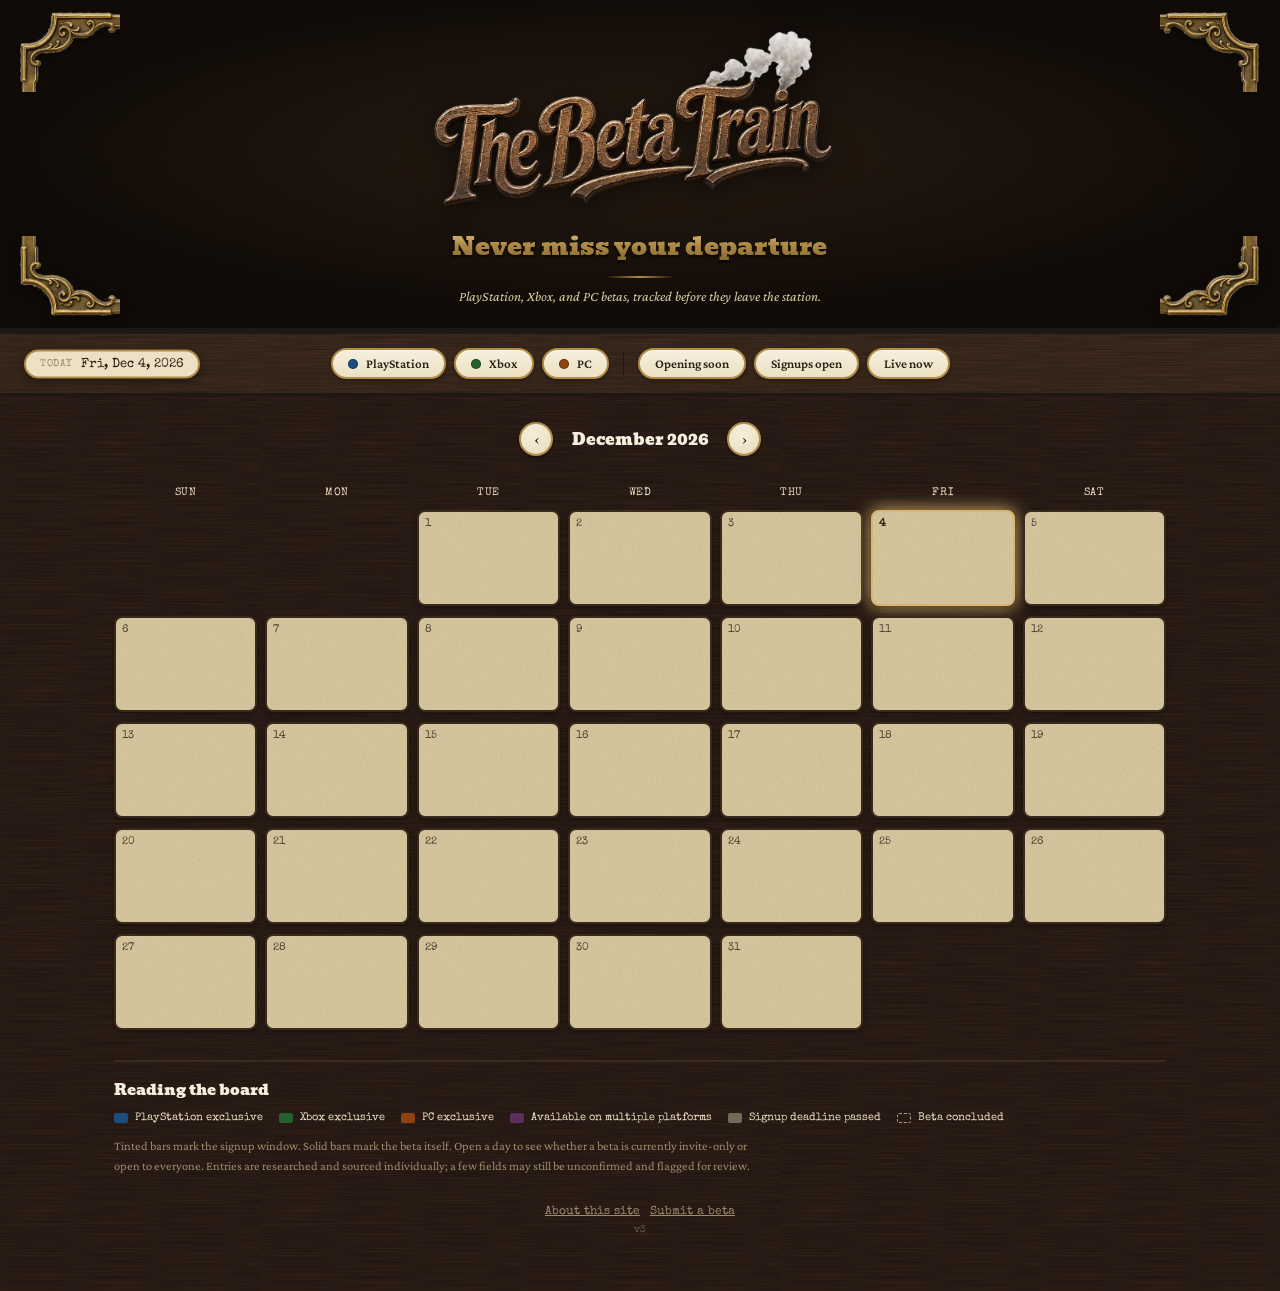
<file: index.html>
<!DOCTYPE html>
<html lang="en">
<head>
<meta charset="UTF-8">
<meta name="viewport" content="width=device-width, initial-scale=1.0">
<title>The Beta Train</title>
<meta name="description" content="A calendar of upcoming and active video game betas across PlayStation, Xbox, and PC.">
<link rel="icon" type="image/png" href="assets/favicon-32.png">
<link rel="apple-touch-icon" href="assets/favicon-180.png">
<meta property="og:type" content="website">
<meta property="og:title" content="The Beta Train">
<meta property="og:description" content="A calendar of upcoming and active video game betas across PlayStation, Xbox, and PC.">
<meta property="og:image" content="assets/og-image.png">
<meta name="twitter:card" content="summary_large_image">
<meta name="twitter:title" content="The Beta Train">
<meta name="twitter:description" content="A calendar of upcoming and active video game betas across PlayStation, Xbox, and PC.">
<meta name="twitter:image" content="assets/og-image.png">
<link rel="preconnect" href="https://fonts.googleapis.com">
<link rel="preconnect" href="https://fonts.gstatic.com" crossorigin>
<link href="https://fonts.googleapis.com/css2?family=Bevan&family=Crimson+Pro:ital,wght@0,400;0,600;0,700;1,400&family=Special+Elite&display=swap" rel="stylesheet">
<link rel="stylesheet" href="css/styles.css">
</head>
<body>

<header class="board">
  <div class="board__frame">
    <img class="board__corner board__corner--tl" src="assets/corner-tl.png" alt="" aria-hidden="true">
    <img class="board__corner board__corner--tr" src="assets/corner-tr.png" alt="" aria-hidden="true">
    <img class="board__corner board__corner--bl" src="assets/corner-bl.png" alt="" aria-hidden="true">
    <img class="board__corner board__corner--br" src="assets/corner-br.png" alt="" aria-hidden="true">

    <div class="board__content">
      <h1 class="board__title">
        <img class="board__logo" src="assets/logo.png" alt="The Beta Train">
      </h1>
      <span class="board__hook">Never miss your departure</span>
      <span class="board__divider" aria-hidden="true"></span>
      <span class="board__explainer">PlayStation, Xbox, and PC betas, tracked before they leave the station.</span>
    </div>
  </div>
</header>

<nav class="controls" aria-label="Calendar controls">
  <div class="board__clock" id="board-clock" aria-live="off">
    <span class="board__clock-label">Today</span>
    <span class="board__clock-value" id="board-clock-value">&mdash;</span>
  </div>

  <div class="controls__filter-groups">
    <div class="controls__filters" role="group" aria-label="Filter by platform">
      <button type="button" class="filter-btn filter-btn--playstation" data-filter-group="platform" data-platform="playstation">
        <span class="filter-btn__flag filter-btn__flag--playstation"></span>PlayStation
      </button>
      <button type="button" class="filter-btn filter-btn--xbox" data-filter-group="platform" data-platform="xbox">
        <span class="filter-btn__flag filter-btn__flag--xbox"></span>Xbox
      </button>
      <button type="button" class="filter-btn filter-btn--pc" data-filter-group="platform" data-platform="pc">
        <span class="filter-btn__flag filter-btn__flag--pc"></span>PC
      </button>
    </div>

    <div class="controls__divider" aria-hidden="true"></div>

    <div class="controls__filters" role="group" aria-label="Filter by event type">
      <button type="button" class="filter-btn filter-btn--event" data-filter-group="event" data-event="upcoming">Opening soon</button>
      <button type="button" class="filter-btn filter-btn--event" data-filter-group="event" data-event="signup-open">Signups open</button>
      <button type="button" class="filter-btn filter-btn--event" data-filter-group="event" data-event="beta-live">Live now</button>
    </div>
  </div>
</nav>

<main>
  <div class="month-nav">
    <button type="button" class="icon-btn" id="prev-month" aria-label="Previous month">&#8249;</button>
    <h2 class="controls__month-label" id="month-label">&nbsp;</h2>
    <button type="button" class="icon-btn" id="next-month" aria-label="Next month">&#8250;</button>
  </div>

  <section class="calendar" aria-label="Beta calendar">
    <div class="calendar__weekdays" id="weekdays"></div>
    <div class="calendar__grid" id="calendar-grid"></div>
  </section>

  <section class="legend" aria-label="Legend">
    <h2 class="legend__title">Reading the board</h2>
    <ul class="legend__list">
      <li><span class="legend__swatch legend__swatch--playstation"></span>PlayStation exclusive</li>
      <li><span class="legend__swatch legend__swatch--xbox"></span>Xbox exclusive</li>
      <li><span class="legend__swatch legend__swatch--pc"></span>PC exclusive</li>
      <li><span class="legend__swatch legend__swatch--cross"></span>Available on multiple platforms</li>
      <li><span class="legend__swatch legend__swatch--grey"></span>Signup deadline passed</li>
      <li><span class="legend__swatch legend__swatch--concluded"></span>Beta concluded</li>
    </ul>
    <p class="legend__note">Tinted bars mark the signup window. Solid bars mark the beta itself. Open a day to see whether a beta is currently invite-only or open to everyone. Entries are researched and sourced individually; a few fields may still be unconfirmed and flagged for review.</p>
  </section>

  <p style="text-align:center; margin-top:24px;"><a href="about.html" style="color:var(--ink-faint); font-family:var(--font-mono); font-size:12px;">About this site</a> &middot; <a href="submit.html" style="color:var(--ink-faint); font-family:var(--font-mono); font-size:12px;">Submit a beta</a><br><span style="font-family:var(--font-mono); font-size:10px; color:var(--ink-faint); opacity:0.6;">v3</span></p>
</main>

<div class="overlay" id="overlay" hidden></div>
<aside class="panel" id="panel" role="dialog" aria-modal="true" aria-labelledby="panel-title" hidden>
  <div class="panel__header">
    <h2 class="panel__title" id="panel-title">&nbsp;</h2>
    <button type="button" class="icon-btn" id="panel-close" aria-label="Close">&#10005;</button>
  </div>
  <div class="panel__body" id="panel-body"></div>
</aside>

<script src="shared/data.js"></script>
<script src="shared/logic.js"></script>
<script src="js/app.js"></script>
</body>
</html>
</file>
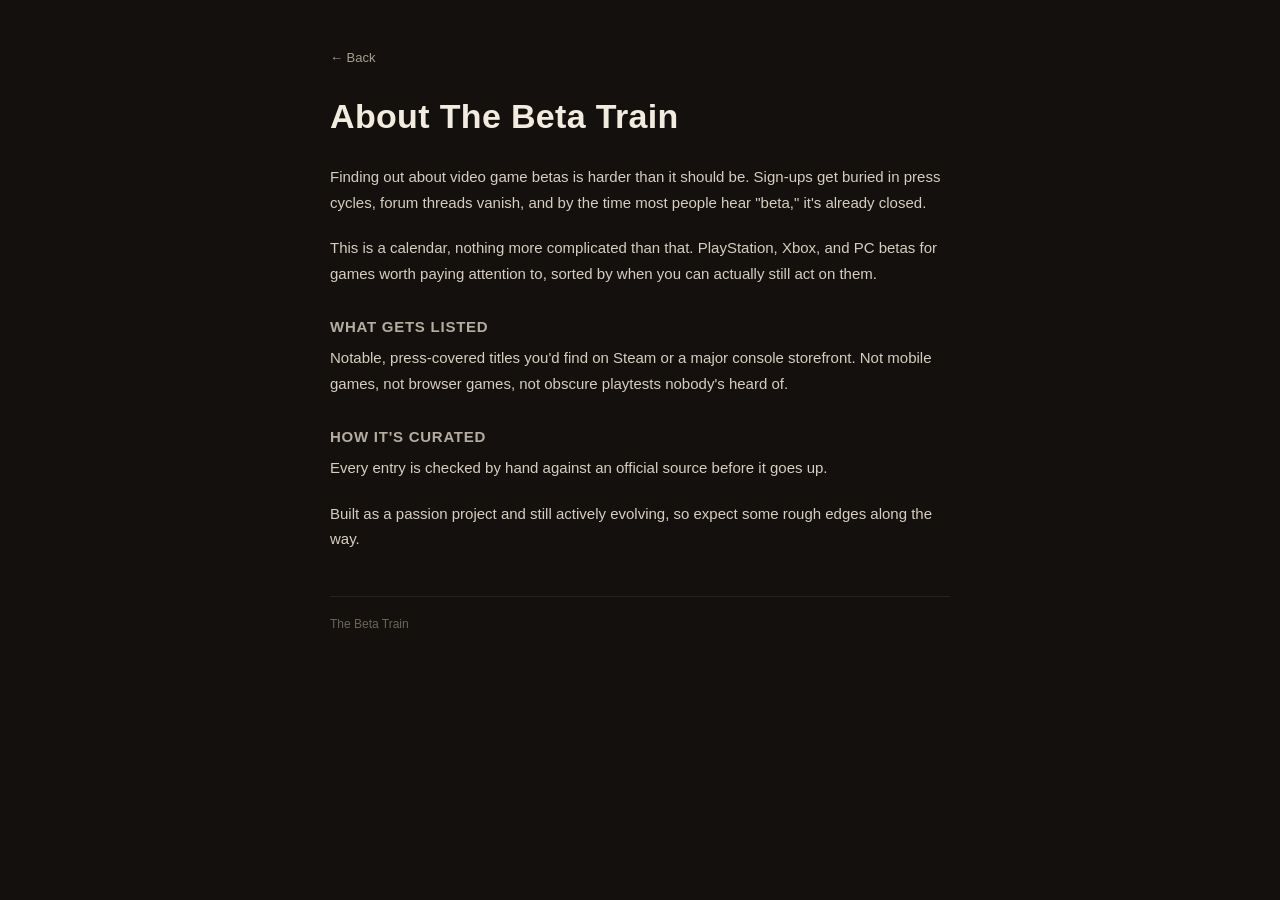
<file: about.html>
<!DOCTYPE html>
<html lang="en">
<head>
<meta charset="UTF-8">
<meta name="viewport" content="width=device-width, initial-scale=1.0">
<title>About | The Beta Train</title>
<link rel="icon" type="image/png" href="assets/favicon-32.png">
<meta name="description" content="What The Beta Train is, what gets listed, and how it's curated.">
<style>
  * { box-sizing: border-box; }
  html, body {
    margin: 0; padding: 0; min-height: 100%;
    background: #14100d;
    color: #f2ece0;
    font-family: -apple-system, BlinkMacSystemFont, "Segoe UI", sans-serif;
  }
  body { padding: 48px 20px 60px; }
  main { max-width: 620px; margin: 0 auto; }
  a.back {
    display: inline-block; margin-bottom: 32px;
    color: #a89e8f; text-decoration: none; font-size: 13px;
  }
  a.back:hover { color: #f2ece0; }
  h1 {
    font-size: clamp(26px, 4vw, 34px);
    margin: 0 0 28px;
    letter-spacing: 0.01em;
  }
  p {
    font-size: 15px; line-height: 1.7; color: #d6cec0;
    margin: 0 0 20px;
  }
  h2 {
    font-size: 15px; text-transform: uppercase; letter-spacing: 0.05em;
    color: #b5ada0; margin: 32px 0 10px;
  }
  footer {
    margin-top: 44px; padding-top: 20px;
    border-top: 1px solid rgba(255,255,255,0.08);
    font-size: 12px; color: #6b6459;
  }
</style>
</head>
<body>
<main>
  <a class="back" href="index.html">&larr; Back</a>

  <h1>About The Beta Train</h1>

  <p>Finding out about video game betas is harder than it should be. Sign-ups get buried in press cycles, forum threads vanish, and by the time most people hear "beta," it's already closed.</p>

  <p>This is a calendar, nothing more complicated than that. PlayStation, Xbox, and PC betas for games worth paying attention to, sorted by when you can actually still act on them.</p>

  <h2>What gets listed</h2>
  <p>Notable, press-covered titles you'd find on Steam or a major console storefront. Not mobile games, not browser games, not obscure playtests nobody's heard of.</p>

  <h2>How it's curated</h2>
  <p>Every entry is checked by hand against an official source before it goes up.</p>

  <p>Built as a passion project and still actively evolving, so expect some rough edges along the way.</p>

  <footer>The Beta Train</footer>
</main>
</body>
</html>
</file>
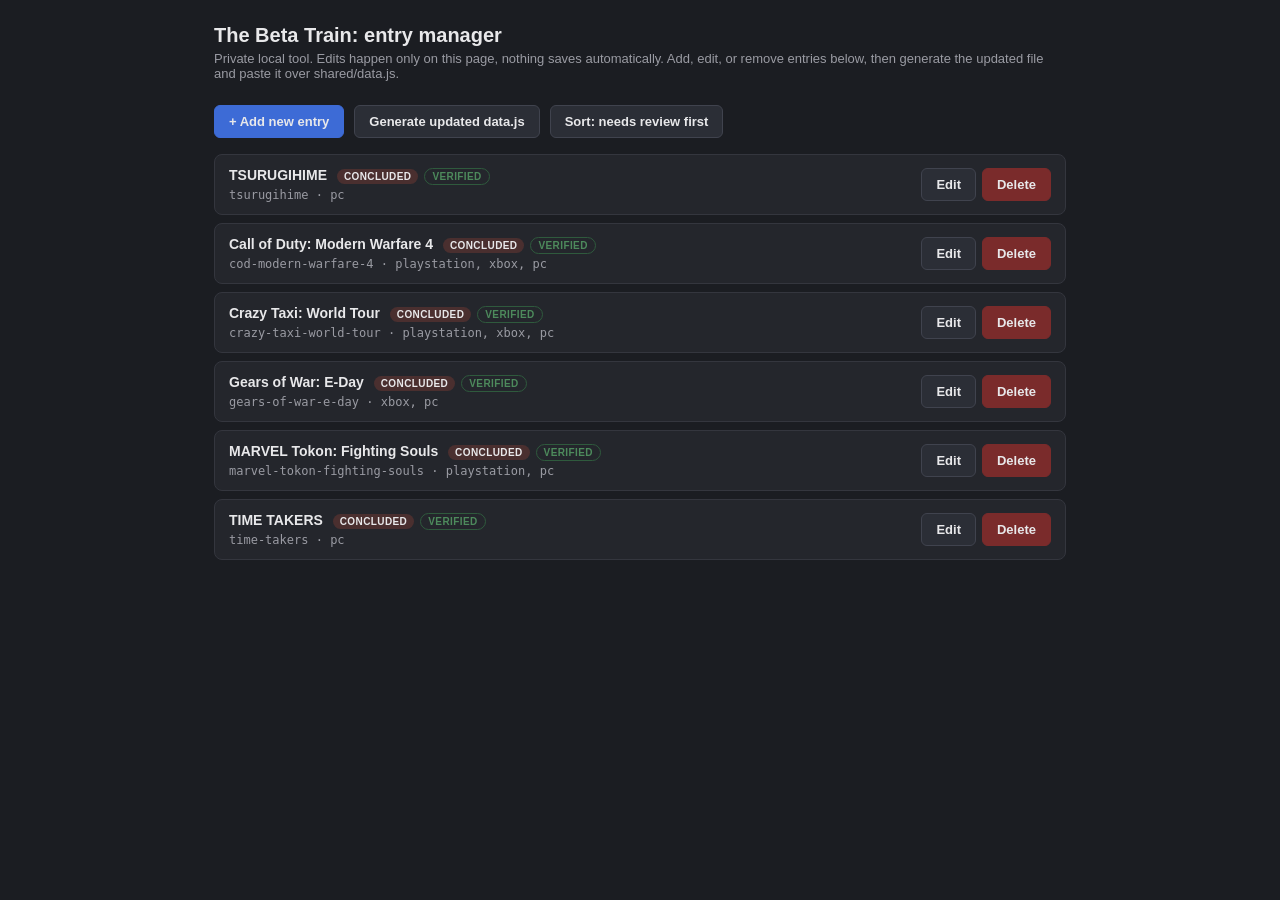
<file: admin.html>
<!DOCTYPE html>
<html lang="en">
<head>
<meta charset="UTF-8">
<meta name="viewport" content="width=device-width, initial-scale=1.0">
<title>The Beta Train | entry manager (private)</title>
<link rel="icon" type="image/png" href="assets/favicon-32.png">
<style>
  * { box-sizing: border-box; }
  body {
    margin: 0; padding: 24px; background: #1b1d22; color: #e8e8ea;
    font-family: -apple-system, BlinkMacSystemFont, "Segoe UI", sans-serif;
    max-width: 900px; margin: 0 auto;
  }
  h1 { font-size: 20px; margin: 0 0 4px; }
  .note { color: #9a9ba3; font-size: 13px; margin: 0 0 24px; }
  .toolbar { display: flex; gap: 10px; margin-bottom: 16px; flex-wrap: wrap; }
  button {
    font-family: inherit; font-size: 13px; font-weight: 600; cursor: pointer;
    background: #2b2e36; color: #e8e8ea; border: 1px solid #40434e;
    border-radius: 6px; padding: 8px 14px;
  }
  button:hover { background: #383c46; }
  button.primary { background: #3d6bd6; border-color: #3d6bd6; }
  button.primary:hover { background: #4a78e0; }
  button.danger { background: #7a2b2b; border-color: #7a2b2b; }
  button.danger:hover { background: #8f3232; }

  .entry-row {
    display: flex; justify-content: space-between; align-items: center;
    background: #24262c; border: 1px solid #34363e; border-radius: 8px;
    padding: 12px 14px; margin-bottom: 8px;
  }
  .entry-row__info { display: flex; flex-direction: column; gap: 3px; }
  .entry-row__title { font-weight: 600; font-size: 14px; }
  .entry-row__meta { font-size: 12px; color: #9a9ba3; font-family: monospace; }
  .status-badge {
    display: inline-block; font-size: 10px; text-transform: uppercase; letter-spacing: 0.04em;
    padding: 2px 7px; border-radius: 999px; margin-left: 6px;
  }
  .status-upcoming { background: #3a3c44; }
  .status-signup-open { background: #2f5a3d; }
  .status-missed-deadline { background: #5a4a2f; }
  .status-closed-beta { background: #3d5a7a; }
  .status-open-beta { background: #2f7a5a; }
  .status-concluded { background: #4a2f2f; }

  .review-badge {
    display: inline-block; font-size: 10px; text-transform: uppercase; letter-spacing: 0.04em;
    padding: 2px 7px; border-radius: 999px; margin-left: 6px;
    background: #6e3a1f; color: #ffd9b0; border: 1px solid #a85a2c;
  }
  .review-badge--clean { background: transparent; color: #4d8a5c; border: 1px solid #2f5a3d; }
  .entry-row--needs-review { border-color: #a85a2c; }

  .review-fields {
    margin-top: 6px; display: flex; flex-wrap: wrap; gap: 6px;
  }
  .review-chip {
    font-family: monospace; font-size: 10.5px; color: #ffd9b0;
    background: rgba(168, 90, 44, 0.18); border: 1px solid rgba(168, 90, 44, 0.4);
    border-radius: 4px; padding: 1px 6px;
  }

  .review-check-group {
    display: flex; flex-wrap: wrap; gap: 8px; margin-top: 8px;
    padding: 10px; background: #17181c; border-radius: 6px; border: 1px solid #40434e;
  }
  .review-check-group label {
    display: flex; align-items: center; gap: 5px; font-size: 11.5px; font-weight: 400;
    color: #c4c5cb; font-family: monospace;
  }

  .entry-row__actions { display: flex; gap: 6px; }

  dialog {
    background: #24262c; color: #e8e8ea; border: 1px solid #40434e; border-radius: 10px;
    padding: 20px; width: min(560px, 92vw); max-height: 86vh; overflow-y: auto;
  }
  dialog::backdrop { background: rgba(0,0,0,0.6); }
  .field { margin-bottom: 14px; }
  .field label { display: block; font-size: 12px; font-weight: 600; margin-bottom: 5px; color: #c4c5cb; }
  .field input[type="text"], .field input[type="date"], .field input[type="url"], .field select, .field textarea {
    width: 100%; padding: 8px 10px; background: #17181c; border: 1px solid #40434e;
    border-radius: 6px; color: #e8e8ea; font-family: inherit; font-size: 13px;
  }
  .field textarea { min-height: 60px; resize: vertical; }
  .checkbox-row { display: flex; gap: 16px; flex-wrap: wrap; }
  .checkbox-row label { display: flex; align-items: center; gap: 6px; font-size: 13px; font-weight: 400; color: #e8e8ea; }
  .inline-check { display: flex; align-items: center; gap: 6px; font-size: 12px; color: #9a9ba3; margin-top: 4px; }
  .form-actions { display: flex; gap: 10px; justify-content: flex-end; margin-top: 18px; }
  .two-col { display: grid; grid-template-columns: 1fr 1fr; gap: 12px; }

  .output-section { margin-top: 28px; padding-top: 20px; border-top: 1px solid #34363e; }
  textarea#output {
    width: 100%; height: 320px; background: #101114; color: #b8f0c0;
    border: 1px solid #34363e; border-radius: 8px; padding: 12px; font-family: monospace;
    font-size: 12px; margin-top: 10px;
  }
  .empty-state { color: #6a6b73; font-size: 13px; padding: 20px 0; }
</style>
</head>
<body>

<h1>The Beta Train: entry manager</h1>
<p class="note">Private local tool. Edits happen only on this page, nothing saves automatically. Add, edit, or remove entries below, then generate the updated file and paste it over shared/data.js.</p>

<div class="toolbar">
  <button class="primary" id="add-btn">+ Add new entry</button>
  <button id="generate-btn">Generate updated data.js</button>
  <button id="sort-review-btn">Sort: needs review first</button>
</div>

<div id="entry-list"></div>

<div class="output-section" id="output-section" hidden>
  <div class="toolbar">
    <button class="primary" id="copy-btn">Copy to clipboard</button>
    <button id="download-btn">Download as data.js</button>
  </div>
  <textarea id="output" readonly></textarea>
</div>

<dialog id="entry-dialog">
  <h2 id="dialog-title" style="margin-top:0;">Add entry</h2>
  <form id="entry-form">
    <div class="field">
      <label>Title</label>
      <input type="text" id="f-title" required>
    </div>
    <div class="field">
      <label>ID (slug, auto-filled from title, edit if you want)</label>
      <input type="text" id="f-id" required>
    </div>
    <div class="field">
      <label>Platforms</label>
      <div class="checkbox-row">
        <label><input type="checkbox" id="f-platform-playstation" value="playstation"> PlayStation</label>
        <label><input type="checkbox" id="f-platform-xbox" value="xbox"> Xbox</label>
        <label><input type="checkbox" id="f-platform-pc" value="pc"> PC</label>
      </div>
    </div>
    <div class="field">
      <label>Platform access type (only matters if multiple platforms are checked)</label>
      <select id="f-access-type">
        <option value="unspecified">Unspecified</option>
        <option value="confirmed-simultaneous">Confirmed simultaneous</option>
        <option value="selection-during-signup">Selection during signup</option>
      </select>
    </div>
    <div class="two-col">
      <div class="field">
        <label>Signup opens</label>
        <input type="date" id="f-signup-open" required>
      </div>
      <div class="field">
        <label>Signup deadline</label>
        <input type="date" id="f-signup-deadline">
        <div class="inline-check">
          <input type="checkbox" id="f-no-deadline"><label for="f-no-deadline">No known deadline (rolling admission)</label>
        </div>
      </div>
    </div>
    <div class="two-col">
      <div class="field">
        <label>Beta window start</label>
        <input type="date" id="f-beta-start" required>
      </div>
      <div class="field">
        <label>Beta window end</label>
        <input type="date" id="f-beta-end" required>
      </div>
    </div>
    <div class="field">
      <label>Opens to everyone on</label>
      <input type="date" id="f-open-beta">
      <div class="inline-check">
        <input type="checkbox" id="f-no-open-beta"><label for="f-no-open-beta">Stays invite-only the whole test</label>
      </div>
    </div>
    <div class="field">
      <label>Signup link</label>
      <input type="url" id="f-link" placeholder="https://">
    </div>
    <div class="field">
      <label>Description</label>
      <textarea id="f-description"></textarea>
    </div>
    <div class="field">
      <label>Source (your own recordkeeping, never shown publicly)</label>
      <input type="text" id="f-source" placeholder="https://">
    </div>
    <div class="field">
      <label>Fields still needing verification</label>
      <div class="review-check-group">
        <label><input type="checkbox" class="f-review" value="signup_open_date"> signup_open_date</label>
        <label><input type="checkbox" class="f-review" value="signup_deadline"> signup_deadline</label>
        <label><input type="checkbox" class="f-review" value="beta_window"> beta_window</label>
        <label><input type="checkbox" class="f-review" value="open_beta_date"> open_beta_date</label>
        <label><input type="checkbox" class="f-review" value="signup_link"> signup_link</label>
        <label><input type="checkbox" class="f-review" value="platform_access_type"> platform_access_type</label>
      </div>
    </div>
    <div class="form-actions">
      <button type="button" id="cancel-btn">Cancel</button>
      <button type="submit" class="primary">Save entry</button>
    </div>
  </form>
</dialog>

<script src="shared/data.js"></script>
<script src="shared/logic.js"></script>
<script>
let entries = JSON.parse(JSON.stringify(BETA_DATA));
let editingIndex = null;
const today = startOfToday();

const dialog = document.getElementById("entry-dialog");
const form = document.getElementById("entry-form");

function slugify(str) {
  return str.toLowerCase().trim().replace(/[^a-z0-9]+/g, "-").replace(/(^-|-$)/g, "");
}

let sortReviewFirst = false;

function effectiveReview(e) {
  // Once a beta has concluded, unverified fields aren't actionable anymore —
  // don't flag it for attention, even though the underlying data is untouched.
  if (computeStatus(e, today) === "concluded") return [];
  return e.needs_review || [];
}

function renderList() {
  const list = document.getElementById("entry-list");
  if (entries.length === 0) {
    list.innerHTML = `<p class="empty-state">No entries yet. Add one above.</p>`;
    return;
  }

  // Keep original array indices attached so edit/delete still target the right entry after sorting.
  let indexed = entries.map((e, i) => ({ e, i }));
  if (sortReviewFirst) {
    indexed = indexed.slice().sort((a, b) => effectiveReview(b.e).length - effectiveReview(a.e).length);
  }

  list.innerHTML = indexed.map(({ e, i }) => {
    const status = computeStatus(e, today);
    const review = effectiveReview(e);
    const reviewBadge = review.length > 0
      ? `<span class="review-badge">${review.length} to verify</span>`
      : `<span class="review-badge review-badge--clean">verified</span>`;
    const reviewChips = review.length > 0
      ? `<div class="review-fields">${review.map(f => `<span class="review-chip">${f}</span>`).join("")}</div>`
      : "";
    return `
      <div class="entry-row ${review.length > 0 ? 'entry-row--needs-review' : ''}">
        <div class="entry-row__info">
          <div class="entry-row__title">${e.title} <span class="status-badge status-${status}">${STATUS_LABEL[status]}</span>${reviewBadge}</div>
          <div class="entry-row__meta">${e.id} · ${e.platforms.join(", ")}</div>
          ${reviewChips}
        </div>
        <div class="entry-row__actions">
          <button data-edit="${i}">Edit</button>
          <button class="danger" data-delete="${i}">Delete</button>
        </div>
      </div>
    `;
  }).join("");

  list.querySelectorAll("[data-edit]").forEach(btn => {
    btn.addEventListener("click", () => openDialog(parseInt(btn.getAttribute("data-edit"))));
  });
  list.querySelectorAll("[data-delete]").forEach(btn => {
    btn.addEventListener("click", () => {
      const i = parseInt(btn.getAttribute("data-delete"));
      if (confirm(`Delete "${entries[i].title}"?`)) {
        entries.splice(i, 1);
        renderList();
      }
    });
  });
}

document.getElementById("sort-review-btn").addEventListener("click", (e) => {
  sortReviewFirst = !sortReviewFirst;
  e.target.textContent = sortReviewFirst ? "Sort: original order" : "Sort: needs review first";
  renderList();
});

function openDialog(index) {
  editingIndex = index;
  form.reset();
  document.querySelectorAll('[id^="f-platform-"]').forEach(cb => cb.checked = false);
  document.querySelectorAll('.f-review').forEach(cb => cb.checked = false);

  if (index === null) {
    document.getElementById("dialog-title").textContent = "Add entry";
  } else {
    const e = entries[index];
    document.getElementById("dialog-title").textContent = "Edit entry";
    document.getElementById("f-title").value = e.title;
    document.getElementById("f-id").value = e.id;
    e.platforms.forEach(p => {
      const cb = document.getElementById(`f-platform-${p}`);
      if (cb) cb.checked = true;
    });
    document.getElementById("f-access-type").value = e.platform_access_type || "unspecified";
    document.getElementById("f-signup-open").value = e.signup_open_date || "";
    document.getElementById("f-signup-deadline").value = e.signup_deadline || "";
    document.getElementById("f-no-deadline").checked = !e.signup_deadline;
    document.getElementById("f-beta-start").value = e.beta_window?.start || "";
    document.getElementById("f-beta-end").value = e.beta_window?.end || "";
    document.getElementById("f-open-beta").value = e.open_beta_date || "";
    document.getElementById("f-no-open-beta").checked = !e.open_beta_date;
    document.getElementById("f-link").value = e.signup_link || "";
    document.getElementById("f-description").value = e.description || "";
    document.getElementById("f-source").value = e.source || "";
    (e.needs_review || []).forEach(field => {
      const cb = document.querySelector(`.f-review[value="${field}"]`);
      if (cb) cb.checked = true;
    });
  }
  dialog.showModal();
}

document.getElementById("add-btn").addEventListener("click", () => openDialog(null));
document.getElementById("cancel-btn").addEventListener("click", () => dialog.close());

document.getElementById("f-title").addEventListener("input", (e) => {
  if (editingIndex === null) {
    document.getElementById("f-id").value = slugify(e.target.value);
  }
});

document.getElementById("f-no-deadline").addEventListener("change", (e) => {
  if (e.target.checked) document.getElementById("f-signup-deadline").value = "";
});
document.getElementById("f-no-open-beta").addEventListener("change", (e) => {
  if (e.target.checked) document.getElementById("f-open-beta").value = "";
});

form.addEventListener("submit", (evt) => {
  evt.preventDefault();
  const platforms = ["playstation", "xbox", "pc"].filter(p => document.getElementById(`f-platform-${p}`).checked);
  const needsReview = Array.from(document.querySelectorAll(".f-review:checked")).map(cb => cb.value);

  const entry = {
    id: document.getElementById("f-id").value.trim(),
    title: document.getElementById("f-title").value.trim(),
    platforms,
    platform_access_type: document.getElementById("f-access-type").value,
    signup_open_date: document.getElementById("f-signup-open").value,
    signup_deadline: document.getElementById("f-no-deadline").checked ? null : (document.getElementById("f-signup-deadline").value || null),
    beta_window: {
      start: document.getElementById("f-beta-start").value,
      end: document.getElementById("f-beta-end").value
    },
    open_beta_date: document.getElementById("f-no-open-beta").checked ? null : (document.getElementById("f-open-beta").value || null),
    signup_link: document.getElementById("f-link").value.trim() || null,
    description: document.getElementById("f-description").value.trim(),
    source: document.getElementById("f-source").value.trim(),
    needs_review: needsReview
  };

  if (editingIndex === null) {
    entries.push(entry);
  } else {
    entries[editingIndex] = entry;
  }
  dialog.close();
  renderList();
});

const FILE_HEADER = `/*
  BETA_DATA is the entire dataset for the site.

  Field reference:
    id                    unique slug
    title                 game title
    platforms             array of "playstation" | "xbox" | "pc"
    platform_access_type  "confirmed-simultaneous" | "selection-during-signup"
                           | "unspecified" — only meaningful when platforms.length > 1,
                           only set when you've actually verified it
    signup_open_date      "YYYY-MM-DD", the day signups start
    signup_deadline       "YYYY-MM-DD" or null if unknown / rolling admission
    beta_window           { start: "YYYY-MM-DD", end: "YYYY-MM-DD" }
    open_beta_date        "YYYY-MM-DD" or null. Most betas start invite-only and
                           open to everyone partway through the window — this is
                           that switchover date. Leave null if the beta stays
                           invite-only for its entire run, or if you haven't
                           confirmed whether/when it opens up.
    signup_link           url string or null if not yet available
    description           short blurb for the detail panel
    source                url you verified this against (recordkeeping only,
                           never shown publicly)
    needs_review           array of field names not yet confirmed from a source —
                           empty array means fully verified. Edit entries in
                           admin.html to check these off as you verify them.

  Generated by admin.html — paste this whole file over shared/data.js.
*/

const BETA_DATA = [
`;

function serializeEntries() {
  const body = entries.map(e => {
    return `  {
    id: ${JSON.stringify(e.id)},
    title: ${JSON.stringify(e.title)},
    platforms: ${JSON.stringify(e.platforms)},
    platform_access_type: ${JSON.stringify(e.platform_access_type)},
    signup_open_date: ${JSON.stringify(e.signup_open_date)},
    signup_deadline: ${e.signup_deadline ? JSON.stringify(e.signup_deadline) : "null"},
    beta_window: { start: ${JSON.stringify(e.beta_window.start)}, end: ${JSON.stringify(e.beta_window.end)} },
    open_beta_date: ${e.open_beta_date ? JSON.stringify(e.open_beta_date) : "null"},
    signup_link: ${e.signup_link ? JSON.stringify(e.signup_link) : "null"},
    description: ${JSON.stringify(e.description)},
    source: ${JSON.stringify(e.source || "")},
    needs_review: ${JSON.stringify(e.needs_review || [])}
  }`;
  }).join(",\n");
  return FILE_HEADER + body + "\n];\n";
}

document.getElementById("generate-btn").addEventListener("click", () => {
  const text = serializeEntries();
  document.getElementById("output").value = text;
  document.getElementById("output-section").hidden = false;
  document.getElementById("output-section").scrollIntoView({ behavior: "smooth" });
});

document.getElementById("copy-btn").addEventListener("click", () => {
  const ta = document.getElementById("output");
  ta.select();
  navigator.clipboard.writeText(ta.value).then(() => {
    const btn = document.getElementById("copy-btn");
    const original = btn.textContent;
    btn.textContent = "Copied!";
    setTimeout(() => btn.textContent = original, 1500);
  });
});

document.getElementById("download-btn").addEventListener("click", () => {
  const blob = new Blob([document.getElementById("output").value], { type: "text/javascript" });
  const url = URL.createObjectURL(blob);
  const a = document.createElement("a");
  a.href = url;
  a.download = "data.js";
  a.click();
  URL.revokeObjectURL(url);
});

renderList();
</script>
</body>
</html>
</file>
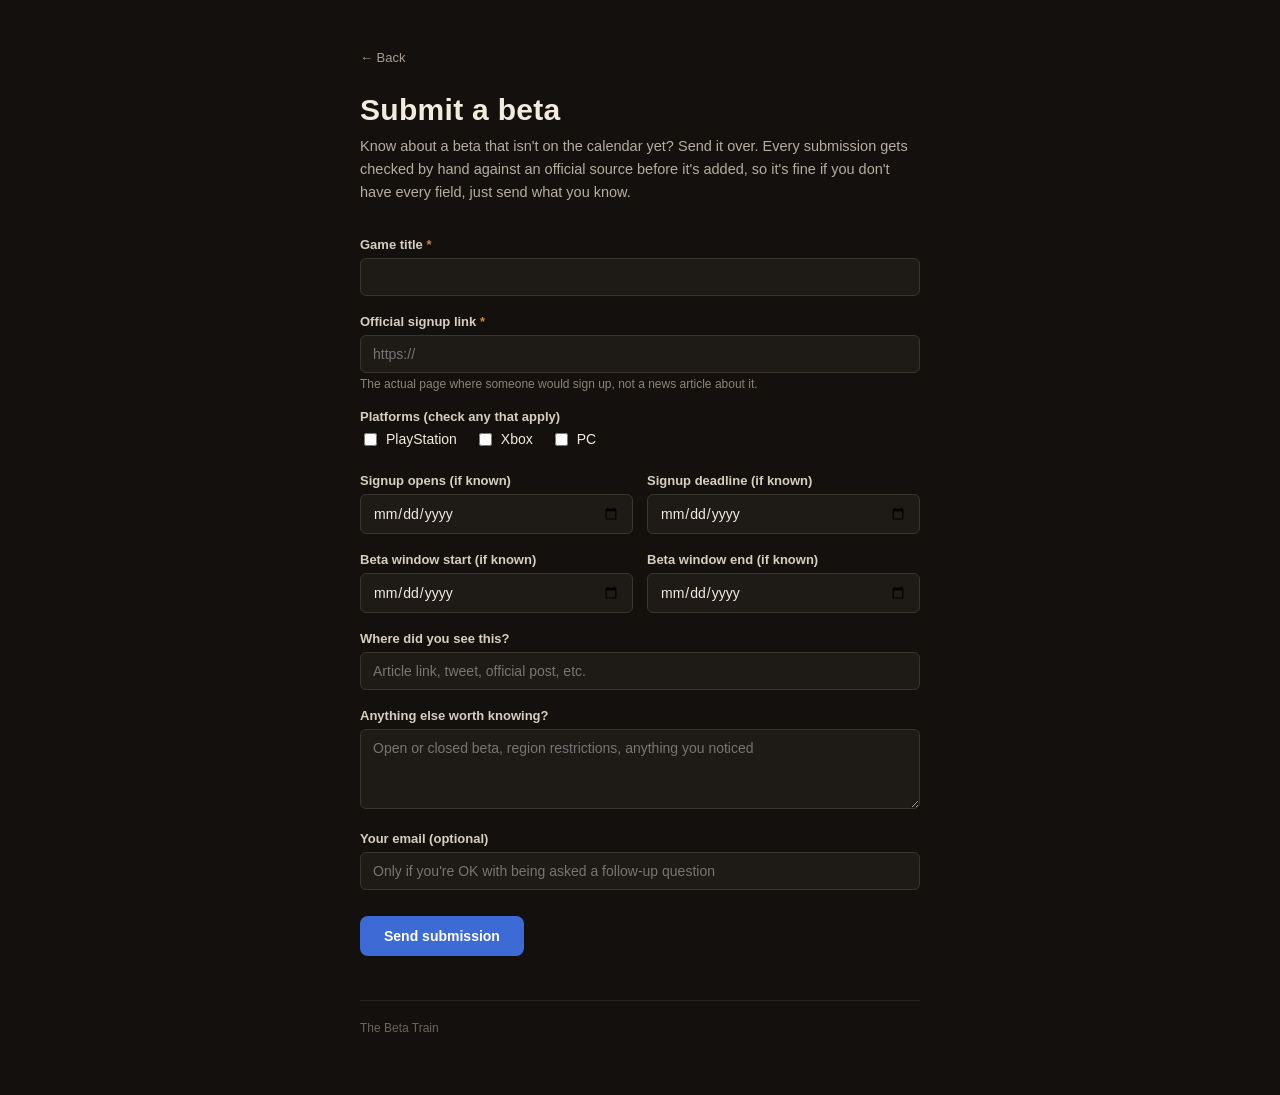
<file: submit.html>
<!DOCTYPE html>
<html lang="en">
<head>
<meta charset="UTF-8">
<meta name="viewport" content="width=device-width, initial-scale=1.0">
<title>Submit a beta | The Beta Train</title>
<link rel="icon" type="image/png" href="assets/favicon-32.png">
<meta name="description" content="Tell us about a beta we're missing. Every submission is checked by hand before it's added.">
<style>
  * { box-sizing: border-box; }
  html, body {
    margin: 0; padding: 0; min-height: 100%;
    background: #14100d;
    color: #f2ece0;
    font-family: -apple-system, BlinkMacSystemFont, "Segoe UI", sans-serif;
  }
  body { padding: 48px 20px 60px; }
  main { max-width: 560px; margin: 0 auto; }
  a.back {
    display: inline-block; margin-bottom: 28px;
    color: #a89e8f; text-decoration: none; font-size: 13px;
  }
  a.back:hover { color: #f2ece0; }
  h1 { font-size: clamp(24px, 4vw, 30px); margin: 0 0 8px; letter-spacing: 0.01em; }
  p.lead { font-size: 14.5px; line-height: 1.6; color: #b5ada0; margin: 0 0 32px; }

  .field { margin-bottom: 18px; }
  .field label { display: block; font-size: 13px; font-weight: 600; margin-bottom: 6px; color: #d6cec0; }
  .field .hint { font-size: 12px; color: #8b8378; margin-top: 4px; }
  .field input[type="text"], .field input[type="url"], .field input[type="email"],
  .field input[type="date"], .field textarea {
    width: 100%; padding: 10px 12px; background: #1e1a15; border: 1px solid #3a352c;
    border-radius: 6px; color: #f2ece0; font-family: inherit; font-size: 14px;
  }
  .field input:focus, .field textarea:focus { outline: 2px solid #6b5a3a; outline-offset: 1px; }
  .field textarea { min-height: 80px; resize: vertical; }

  .checkbox-row { display: flex; gap: 18px; flex-wrap: wrap; }
  .checkbox-row label {
    display: flex; align-items: center; gap: 6px; font-size: 14px; font-weight: 400; color: #f2ece0;
  }

  .two-col { display: grid; grid-template-columns: 1fr 1fr; gap: 14px; }
  @media (max-width: 480px) { .two-col { grid-template-columns: 1fr; } }

  .required-mark { color: #c98a4a; }

  button[type="submit"] {
    font-family: inherit; font-size: 14px; font-weight: 700; cursor: pointer;
    background: #3d6bd6; color: #fff; border: none;
    border-radius: 8px; padding: 12px 24px; margin-top: 8px;
  }
  button[type="submit"]:hover { background: #4a78e0; }
  button[type="submit"]:disabled { background: #3a352c; color: #8b8378; cursor: not-allowed; }

  .form-message {
    padding: 14px 16px; border-radius: 8px; font-size: 14px; line-height: 1.6; margin-top: 18px;
  }
  .form-message--success { background: rgba(61, 138, 74, 0.15); border: 1px solid rgba(61, 138, 74, 0.4); color: #a8e0b0; }
  .form-message--error { background: rgba(122, 43, 43, 0.15); border: 1px solid rgba(122, 43, 43, 0.4); color: #f0b0b0; }

  /* honeypot — hidden from real visitors, visible to naive bots scraping form fields */
  .hp-field { position: absolute; left: -9999px; top: -9999px; }

  footer { margin-top: 44px; padding-top: 20px; border-top: 1px solid rgba(255,255,255,0.08); font-size: 12px; color: #6b6459; }
</style>
</head>
<body>
<main>
  <a class="back" href="index.html">&larr; Back</a>

  <h1>Submit a beta</h1>
  <p class="lead">Know about a beta that isn't on the calendar yet? Send it over. Every submission gets checked by hand against an official source before it's added, so it's fine if you don't have every field, just send what you know.</p>

  <form id="submit-form">
    <div class="hp-field" aria-hidden="true">
      <label for="_gotcha">Leave this field blank</label>
      <input type="text" id="_gotcha" name="_gotcha" tabindex="-1" autocomplete="off">
    </div>

    <div class="field">
      <label for="title">Game title <span class="required-mark">*</span></label>
      <input type="text" id="title" name="title" required>
    </div>

    <div class="field">
      <label for="signup_link">Official signup link <span class="required-mark">*</span></label>
      <input type="url" id="signup_link" name="signup_link" placeholder="https://" required>
      <div class="hint">The actual page where someone would sign up, not a news article about it.</div>
    </div>

    <div class="field">
      <label>Platforms (check any that apply)</label>
      <div class="checkbox-row">
        <label><input type="checkbox" name="platforms" value="PlayStation"> PlayStation</label>
        <label><input type="checkbox" name="platforms" value="Xbox"> Xbox</label>
        <label><input type="checkbox" name="platforms" value="PC"> PC</label>
      </div>
    </div>

    <div class="two-col">
      <div class="field">
        <label for="signup_open_date">Signup opens (if known)</label>
        <input type="date" id="signup_open_date" name="signup_open_date">
      </div>
      <div class="field">
        <label for="signup_deadline">Signup deadline (if known)</label>
        <input type="date" id="signup_deadline" name="signup_deadline">
      </div>
    </div>

    <div class="two-col">
      <div class="field">
        <label for="beta_start">Beta window start (if known)</label>
        <input type="date" id="beta_start" name="beta_start">
      </div>
      <div class="field">
        <label for="beta_end">Beta window end (if known)</label>
        <input type="date" id="beta_end" name="beta_end">
      </div>
    </div>

    <div class="field">
      <label for="source">Where did you see this?</label>
      <input type="text" id="source" name="source" placeholder="Article link, tweet, official post, etc.">
    </div>

    <div class="field">
      <label for="notes">Anything else worth knowing?</label>
      <textarea id="notes" name="notes" placeholder="Open or closed beta, region restrictions, anything you noticed"></textarea>
    </div>

    <div class="field">
      <label for="contact">Your email (optional)</label>
      <input type="email" id="contact" name="contact" placeholder="Only if you're OK with being asked a follow-up question">
    </div>

    <button type="submit" id="submit-btn">Send submission</button>

    <div id="form-message" role="status"></div>
  </form>

  <footer>The Beta Train</footer>
</main>

<script>
  const FORM_ENDPOINT = "https://formspree.io/f/xvkooewl";
  const form = document.getElementById("submit-form");
  const submitBtn = document.getElementById("submit-btn");
  const messageBox = document.getElementById("form-message");

  form.addEventListener("submit", async (evt) => {
    evt.preventDefault();
    messageBox.innerHTML = "";
    submitBtn.disabled = true;
    submitBtn.textContent = "Sending…";

    const formData = new FormData(form);
    const titleValue = formData.get("title") || "a game";
    formData.set("_subject", `New Beta Train submission: ${titleValue}`);

    try {
      const response = await fetch(FORM_ENDPOINT, {
        method: "POST",
        body: formData,
        headers: { "Accept": "application/json" }
      });

      if (response.ok) {
        form.hidden = true;
        messageBox.innerHTML = `<div class="form-message form-message--success">Ticket received, thank you! Next stop: verification, then onto the departures board if everything lines up.</div>`;
      } else {
        const data = await response.json().catch(() => null);
        const detail = data?.errors?.map(e => e.message).join(", ");
        messageBox.innerHTML = `<div class="form-message form-message--error">Something went wrong sending this${detail ? `: ${detail}` : "."} Nothing was lost. Try again in a moment.</div>`;
        submitBtn.disabled = false;
        submitBtn.textContent = "Send submission";
      }
    } catch (err) {
      messageBox.innerHTML = `<div class="form-message form-message--error">Couldn't reach the submission service. Check your connection and try again.</div>`;
      submitBtn.disabled = false;
      submitBtn.textContent = "Send submission";
    }
  });
</script>
</body>
</html>
</file>
<file: css/styles.css>
/* ===== Tokens ===== */
:root {
  --wood-bg: #201510;
  --wood-bg-alt: #2c1e15;
  --mortar: #170f0a;
  --brick: #522a1e;
  --iron: #1c1815;
  --brass: #b08d47;
  --brass-bright: #d9b56e;

  --enamel: #f5efdd;
  --enamel-alt: #ece1c4;
  --enamel-border: #382a1c;
  --day-bg: #d9c9a0;

  --ink: #2a1f14;
  --ink-muted: #6b5a44;
  --ink-faint: #9c8b6e;

  --signal-blue: #1c4d80;
  --heritage-green: #25612e;
  --lamp-amber: #8f4310;
  --mourning-plum: #5a2f5f;
  --grey-slate: #756a5a;
  --grey-outline: #a89b83;

  --radius-sm: 2px;
  --radius-md: 4px;
  --radius-pill: 999px;

  --font-display: "Bevan", serif;
  --font-body: "Crimson Pro", Georgia, serif;
  --font-mono: "Special Elite", monospace;



  --tex-wood: url("data:image/svg+xml;utf8,<svg xmlns='http://www.w3.org/2000/svg' width='260' height='260'><filter id='n'><feTurbulence type='fractalNoise' baseFrequency='0.012 0.9' numOctaves='3' seed='7' stitchTiles='stitch'/><feColorMatrix type='saturate' values='0'/></filter><rect width='260' height='260' filter='url(%23n)'/></svg>");
  --tex-enamel: url("data:image/svg+xml;utf8,<svg xmlns='http://www.w3.org/2000/svg' width='140' height='140'><filter id='e'><feTurbulence type='fractalNoise' baseFrequency='0.85' numOctaves='2' seed='3' stitchTiles='stitch'/><feColorMatrix type='saturate' values='0'/></filter><rect width='140' height='140' filter='url(%23e)' opacity='0.5'/></svg>");
  --tex-enamel-soft: url("data:image/svg+xml;utf8,<svg xmlns='http://www.w3.org/2000/svg' width='160' height='160'><filter id='es'><feTurbulence type='fractalNoise' baseFrequency='0.7' numOctaves='2' seed='9' stitchTiles='stitch'/><feColorMatrix type='saturate' values='0'/></filter><rect width='160' height='160' filter='url(%23es)' opacity='0.22'/></svg>");

}

* { box-sizing: border-box; }

html, body {
  margin: 0;
  padding: 0;
  color: var(--ink);
  font-family: var(--font-body);
  background-color: var(--wood-bg);
  background-image: var(--tex-wood);
  background-blend-mode: overlay;
  background-repeat: repeat;
}

button { font-family: inherit; cursor: pointer; }

:focus-visible {
  outline: 2px solid var(--brass-bright);
  outline-offset: 2px;
}

/* ===== Header / nameboard ===== */
.board {
  position: relative;
  overflow: hidden;
  border-bottom: 6px solid var(--iron);
}

.board__frame {
  position: relative;
  min-height: 300px;
  display: flex;
  align-items: center;
  justify-content: center;
  padding: 24px;
  /* Placeholder backdrop — replace background-image below with a real
     atmospheric photo/illustration once ready. Keep the busiest part of
     that image toward the edges, since the logo sits dead center. */
  background-color: #1a120b;
  background-image:
    radial-gradient(ellipse at center, rgba(60, 42, 26, 0.35) 0%, rgba(15, 10, 7, 0.88) 70%),
    linear-gradient(180deg, #241a11 0%, #120c08 100%);
}

.board__corner {
  position: absolute;
  width: 120px;
  height: auto;
  pointer-events: none;
  filter: drop-shadow(0 3px 5px rgba(0, 0, 0, 0.5));
  z-index: 2;
}
.board__corner--tl { top: 0; left: 0; }
.board__corner--tr { top: 0; right: 0; }
.board__corner--bl { bottom: 0; left: 0; }
.board__corner--br { bottom: 0; right: 0; }

.board__clock {
  display: flex;
  align-items: center;
  gap: 8px;
  background: var(--enamel-alt);
  border: 2px solid var(--brass);
  border-radius: var(--radius-pill);
  padding: 6px 14px;
  box-shadow: 0 3px 8px rgba(0, 0, 0, 0.4);
  position: absolute;
  left: 24px;
  top: 50%;
  transform: translateY(-50%);
}

.board__clock-label { font-family: var(--font-mono); font-size: 9.5px; text-transform: uppercase; letter-spacing: 0.06em; color: var(--ink-faint); }
.board__clock-value { font-family: var(--font-mono); font-size: 12.5px; color: var(--ink); }

.board__content {
  position: relative;
  z-index: 1;
  display: flex;
  flex-direction: column;
  align-items: center;
  text-align: center;
  max-width: 620px;
}

.board__title { margin: 0; line-height: 0; }

.board__logo {
  display: block;
  width: auto;
  height: 190px;
  max-width: 90%;
  filter: drop-shadow(0 6px 14px rgba(0, 0, 0, 0.6));
  transform: translateX(16px);
}

.board__hook {
  display: block;
  margin-top: 12px;
  font-family: var(--font-display);
  font-weight: 400;
  font-size: clamp(17px, 2.4vw, 25px);
  letter-spacing: 0.01em;
  background: linear-gradient(180deg, #f0d698 0%, #b08d47 45%, #7a5c28 100%);
  -webkit-background-clip: text;
  background-clip: text;
  color: transparent;
  filter: drop-shadow(0 2px 1px rgba(0, 0, 0, 0.6));
}

.board__divider {
  display: block;
  width: 70px;
  height: 2px;
  margin: 10px 0;
  background: linear-gradient(90deg, transparent, var(--brass) 50%, transparent);
}

.board__explainer {
  font-family: var(--font-body);
  font-style: italic;
  font-size: 14px;
  color: #d8cba3;
  max-width: 460px;
}

/* ===== Controls ===== */
.controls {
  position: relative;
  display: flex;
  justify-content: center;
  align-items: center;
  padding: 14px 24px;
  background-color: var(--wood-bg-alt);
  background-image: var(--tex-wood);
  background-blend-mode: overlay;
  border-bottom: 3px solid var(--iron);
}

.month-nav {
  display: flex;
  justify-content: center;
  align-items: center;
  gap: 12px;
  margin-bottom: 32px;
}
.controls__month-label { font-family: var(--font-display); font-weight: 400; font-size: 16px; min-width: 150px; text-align: center; margin: 0; color: var(--enamel); }

.icon-btn {
  background: radial-gradient(circle at 40% 35%, var(--enamel), var(--enamel-alt) 70%, #d8c9a6);
  border: 2px solid var(--brass);
  color: var(--ink);
  width: 34px; height: 34px;
  border-radius: 50%;
  font-size: 15px; line-height: 1;
  display: flex; align-items: center; justify-content: center;
  box-shadow: inset 0 1px 2px rgba(255,255,255,0.4), 0 2px 3px rgba(0,0,0,0.35);
  transition: transform 0.1s ease, box-shadow 0.15s ease;
}
.icon-btn:hover { border-color: var(--brass-bright); box-shadow: inset 0 1px 2px rgba(255,255,255,0.4), 0 0 10px -1px var(--brass); }
.icon-btn:active { transform: scale(0.92); }

.controls__filter-groups { display: flex; align-items: center; gap: 14px; flex-wrap: wrap; }
.controls__divider { width: 1px; height: 22px; background: var(--iron); }
.controls__filters { display: flex; gap: 8px; flex-wrap: wrap; }

.filter-btn {
  display: flex; align-items: center; gap: 8px;
  background: linear-gradient(180deg, var(--enamel) 0%, var(--enamel-alt) 100%);
  border: 2px solid var(--brass);
  color: var(--ink);
  border-radius: var(--radius-pill);
  padding: 6px 15px;
  font-family: var(--font-body); font-weight: 600; font-size: 13px;
  box-shadow: inset 0 1px 2px rgba(255,255,255,0.5), 0 2px 3px rgba(0,0,0,0.28);
  transition: box-shadow 0.15s ease, background 0.15s ease, color 0.15s ease, transform 0.1s ease;
}
.filter-btn:hover { border-color: var(--brass-bright); }
.filter-btn:active { transform: scale(0.97); }

.filter-btn__flag { width: 10px; height: 10px; display: inline-block; border-radius: 50%; box-shadow: inset 0 0 0 1px rgba(0,0,0,0.3); }
.filter-btn__flag--playstation { background: var(--signal-blue); }
.filter-btn__flag--xbox { background: var(--heritage-green); }
.filter-btn__flag--pc { background: var(--lamp-amber); }

.filter-btn--playstation[aria-pressed="true"] { background: var(--signal-blue); border-color: var(--signal-blue); color: var(--enamel); box-shadow: inset 0 2px 5px rgba(0,0,0,0.45), 0 0 14px -3px var(--signal-blue); }
.filter-btn--xbox[aria-pressed="true"] { background: var(--heritage-green); border-color: var(--heritage-green); color: var(--enamel); box-shadow: inset 0 2px 5px rgba(0,0,0,0.45), 0 0 14px -3px var(--heritage-green); }
.filter-btn--pc[aria-pressed="true"] { background: var(--lamp-amber); border-color: var(--lamp-amber); color: var(--enamel); box-shadow: inset 0 2px 5px rgba(0,0,0,0.45), 0 0 14px -3px var(--lamp-amber); }
.filter-btn--playstation[aria-pressed="true"] .filter-btn__flag,
.filter-btn--xbox[aria-pressed="true"] .filter-btn__flag,
.filter-btn--pc[aria-pressed="true"] .filter-btn__flag { background: var(--enamel); }

.filter-btn--event[aria-pressed="true"] { background: linear-gradient(180deg, var(--brass-bright), var(--brass)); border-color: var(--brass-bright); color: var(--wood-bg); box-shadow: inset 0 2px 5px rgba(0,0,0,0.35), 0 0 14px -3px var(--brass-bright); }

/* ===== Calendar ===== */
main { padding: 26px 24px 40px; max-width: 1100px; margin: 0 auto; }

.calendar__weekdays { display: grid; grid-template-columns: repeat(7, 1fr); gap: 8px; margin-bottom: 8px; }
.calendar__weekdays span { font-family: var(--font-mono); font-size: 10.5px; text-transform: uppercase; letter-spacing: 0.06em; color: var(--enamel-alt); text-align: center; padding-bottom: 4px; }

.calendar__grid { display: grid; grid-template-columns: repeat(7, 1fr); gap: 10px 8px; }

.day {
  position: relative;
  background-color: var(--day-bg);
  background-image: var(--tex-enamel-soft);
  background-blend-mode: multiply;
  border: 2px solid var(--enamel-border);
  border-radius: 8px;
  min-height: 96px;
  padding: 6px 6px 7px;
  display: flex;
  flex-direction: column;
  gap: 4px;
  text-align: left;
  color: var(--ink);
  filter: drop-shadow(0 2px 2px rgba(0,0,0,0.32));
  transition: transform 0.1s ease, filter 0.15s ease;
}

.day:hover:not(.day--empty) { transform: translateY(-1px); filter: drop-shadow(0 3px 6px rgba(0,0,0,0.42)); }
.day--empty { background: transparent; border-color: transparent; filter: none; cursor: default; }
.day--today { border-color: var(--brass-bright); filter: drop-shadow(0 2px 2px rgba(0,0,0,0.32)) drop-shadow(0 0 9px var(--brass-bright)); }

.day__num { font-family: var(--font-mono); font-size: 11px; color: #4a3c2a; text-align: center; }
.day--today .day__num { color: var(--ink); font-weight: 700; }

.day__entries { display: flex; flex-direction: column; gap: 3px; }

.entry-bar { height: 11px; border-radius: 2px; font-size: 0; overflow: hidden; }
.entry-bar--signup { background: color-mix(in srgb, var(--bar-color, var(--mourning-plum)) 50%, var(--day-bg)); border: 1.5px solid var(--bar-color, var(--mourning-plum)); }
.entry-bar--beta { background: var(--bar-color, var(--mourning-plum)); }
.entry-bar--missed { border-color: var(--grey-slate); background: color-mix(in srgb, var(--grey-slate) 45%, var(--day-bg)); }
.entry-bar--concluded { background: transparent; border: 1.5px dashed var(--grey-outline); }

.day__more { font-family: var(--font-mono); font-size: 9.5px; color: var(--ink-faint); text-align: center; }

/* ===== Legend ===== */
.legend { margin-top: 30px; padding-top: 16px; border-top: 2px solid var(--enamel-border); }
.legend__title { font-family: var(--font-display); font-weight: 400; font-size: 15px; margin: 0 0 10px; color: var(--enamel); }

.legend__list { list-style: none; margin: 0 0 10px; padding: 0; display: flex; flex-wrap: wrap; gap: 16px; font-family: var(--font-mono); font-size: 11px; color: var(--enamel-alt); }
.legend__list li { display: flex; align-items: center; gap: 7px; }
.legend__swatch { width: 14px; height: 10px; border-radius: 2px; display: inline-block; }
.legend__swatch--playstation { background: var(--signal-blue); }
.legend__swatch--xbox { background: var(--heritage-green); }
.legend__swatch--pc { background: var(--lamp-amber); }
.legend__swatch--cross { background: var(--mourning-plum); }
.legend__swatch--grey { background: var(--grey-slate); }
.legend__swatch--concluded { border: 1.5px dashed var(--grey-outline); background: transparent; }
.legend__note { font-family: var(--font-body); font-size: 12.5px; color: var(--ink-faint); max-width: 640px; line-height: 1.6; }

/* ===== Panel ===== */
.overlay { position: fixed; inset: 0; background: rgba(10, 6, 3, 0.65); z-index: 10; }

.panel {
  position: fixed; top: 0; right: 0; height: 100%; width: min(420px, 100%);
  background-color: var(--wood-bg-alt);
  background-image: var(--tex-wood);
  background-blend-mode: overlay;
  border-left: 4px solid var(--iron);
  z-index: 11; display: flex; flex-direction: column;
}
.panel[hidden] { display: none; }

.panel__header { display: flex; justify-content: space-between; align-items: flex-start; padding: 18px 20px; background: var(--iron); border-bottom: 3px solid var(--brass); }
.panel__title { font-family: var(--font-display); font-weight: 400; font-size: 18px; margin: 0; padding-right: 12px; color: var(--enamel); }
.panel__body { padding: 18px; overflow-y: auto; }

/* ---- ticket card ---- */
.ticket {
  position: relative;
  background-color: var(--enamel);
  background-image: var(--tex-enamel-soft);
  background-blend-mode: multiply;
  border-radius: 8px;
  padding: 18px 18px 16px;
  margin: 0 4px 20px;
  box-shadow:
    0 5px 12px -2px rgba(0, 0, 0, 0.5),
    inset 0 0 0 1px rgba(120, 90, 45, 0.25),
    inset 0 0 22px rgba(120, 90, 45, 0.08);
}

/* perforated top and bottom edges — punched-hole ticket stock */
.ticket::before,
.ticket::after {
  content: "";
  position: absolute;
  left: 6px; right: 6px;
  height: 8px;
  background-image: radial-gradient(circle, var(--wood-bg-alt) 3px, transparent 3.4px);
  background-size: 15px 8px;
  background-position: center;
  background-repeat: repeat-x;
}
.ticket::before { top: -4px; }
.ticket::after { bottom: -4px; }

.ticket__stamp {
  position: absolute; top: 14px; right: 24px;
  transform: rotate(-9deg);
  width: 72px; height: 72px;
  border: 3px double var(--ink);
  border-radius: 50%;
  display: flex; align-items: center; justify-content: center; text-align: center;
  font-family: var(--font-mono); font-size: 9px; letter-spacing: 0.02em;
  text-transform: uppercase; line-height: 1.15;
  color: var(--ink); opacity: 0.82;
}
.ticket__stamp--open { border-color: var(--brass); color: var(--brass); background: rgba(176, 141, 71, 0.1); }

.ticket__title { font-family: var(--font-display); font-weight: 400; font-size: 18px; margin: 0 6px 8px 0; padding-right: 80px; color: var(--ink); }

.ticket__badges { display: flex; flex-wrap: wrap; gap: 6px; margin-bottom: 10px; }
.tag { font-family: var(--font-mono); font-size: 9px; text-transform: uppercase; letter-spacing: 0.04em; padding: 3px 8px; border: 1px solid var(--ink-faint); color: var(--ink-muted); border-radius: var(--radius-sm); }
.tag--status { border-color: var(--badge-color, var(--mourning-plum)); color: var(--badge-color, var(--mourning-plum)); }
.tag--filled { background: var(--badge-color, var(--mourning-plum)); color: var(--enamel); font-weight: 700; }

.ticket__desc { font-family: var(--font-body); font-size: 14px; color: var(--ink); line-height: 1.6; margin: 8px 0; }
.ticket__perforation { border-top: 2px dashed var(--ink-faint); margin: 14px 0 12px; }
.ticket__stub { font-family: var(--font-mono); font-size: 11px; color: var(--ink-muted); line-height: 1.9; }
.ticket__stub strong { color: var(--ink); font-weight: 400; }

.ticket__link {
  display: inline-block; margin-top: 10px;
  font-family: var(--font-body); font-weight: 700; font-size: 13px;
  color: var(--wood-bg); text-decoration: none; text-transform: uppercase; letter-spacing: 0.03em;
  background: var(--brass); padding: 8px 14px; border-radius: var(--radius-sm);
}
.ticket__link:hover { background: var(--brass-bright); }

.panel__empty { color: var(--ink-faint); font-family: var(--font-mono); font-size: 12.5px; }

/* ===== Responsive ===== */
@media (max-width: 640px) {
  .board { padding: 12px 12px 10px; }
  .board__frame { min-height: 190px; padding: 14px; }
  .board__corner { width: 64px; }
  .board__clock { padding: 5px 10px; }
  .board__logo { height: 100px; transform: translateX(8px); }
  .board__hook { font-size: 15px; margin-top: 8px; }
  .board__divider { width: 50px; margin: 7px 0; }
  .board__explainer { font-size: 12px; max-width: 190px; margin: 0 auto; }
  .controls { padding: 12px 16px; flex-direction: column; gap: 12px; }
  .board__clock { position: static; transform: none; left: auto; top: auto; }
  .controls__filter-groups { justify-content: center; }
  .month-nav { margin-bottom: 22px; }
  main { padding: 18px 14px 32px; }
  .day { border-width: 1.5px; min-height: 66px; padding: 4px; }
  .day__num { font-size: 10px; }
  .entry-bar { height: 8px; }
  .ticket__stamp { width: 56px; height: 56px; font-size: 7.5px; top: 10px; right: 16px; }
  .ticket__title { padding-right: 64px; }
  .panel { width: 100%; top: auto; bottom: 0; height: 84%; border-left: none; border-top: 4px solid var(--iron); border-radius: 10px 10px 0 0; }
}
</file>
